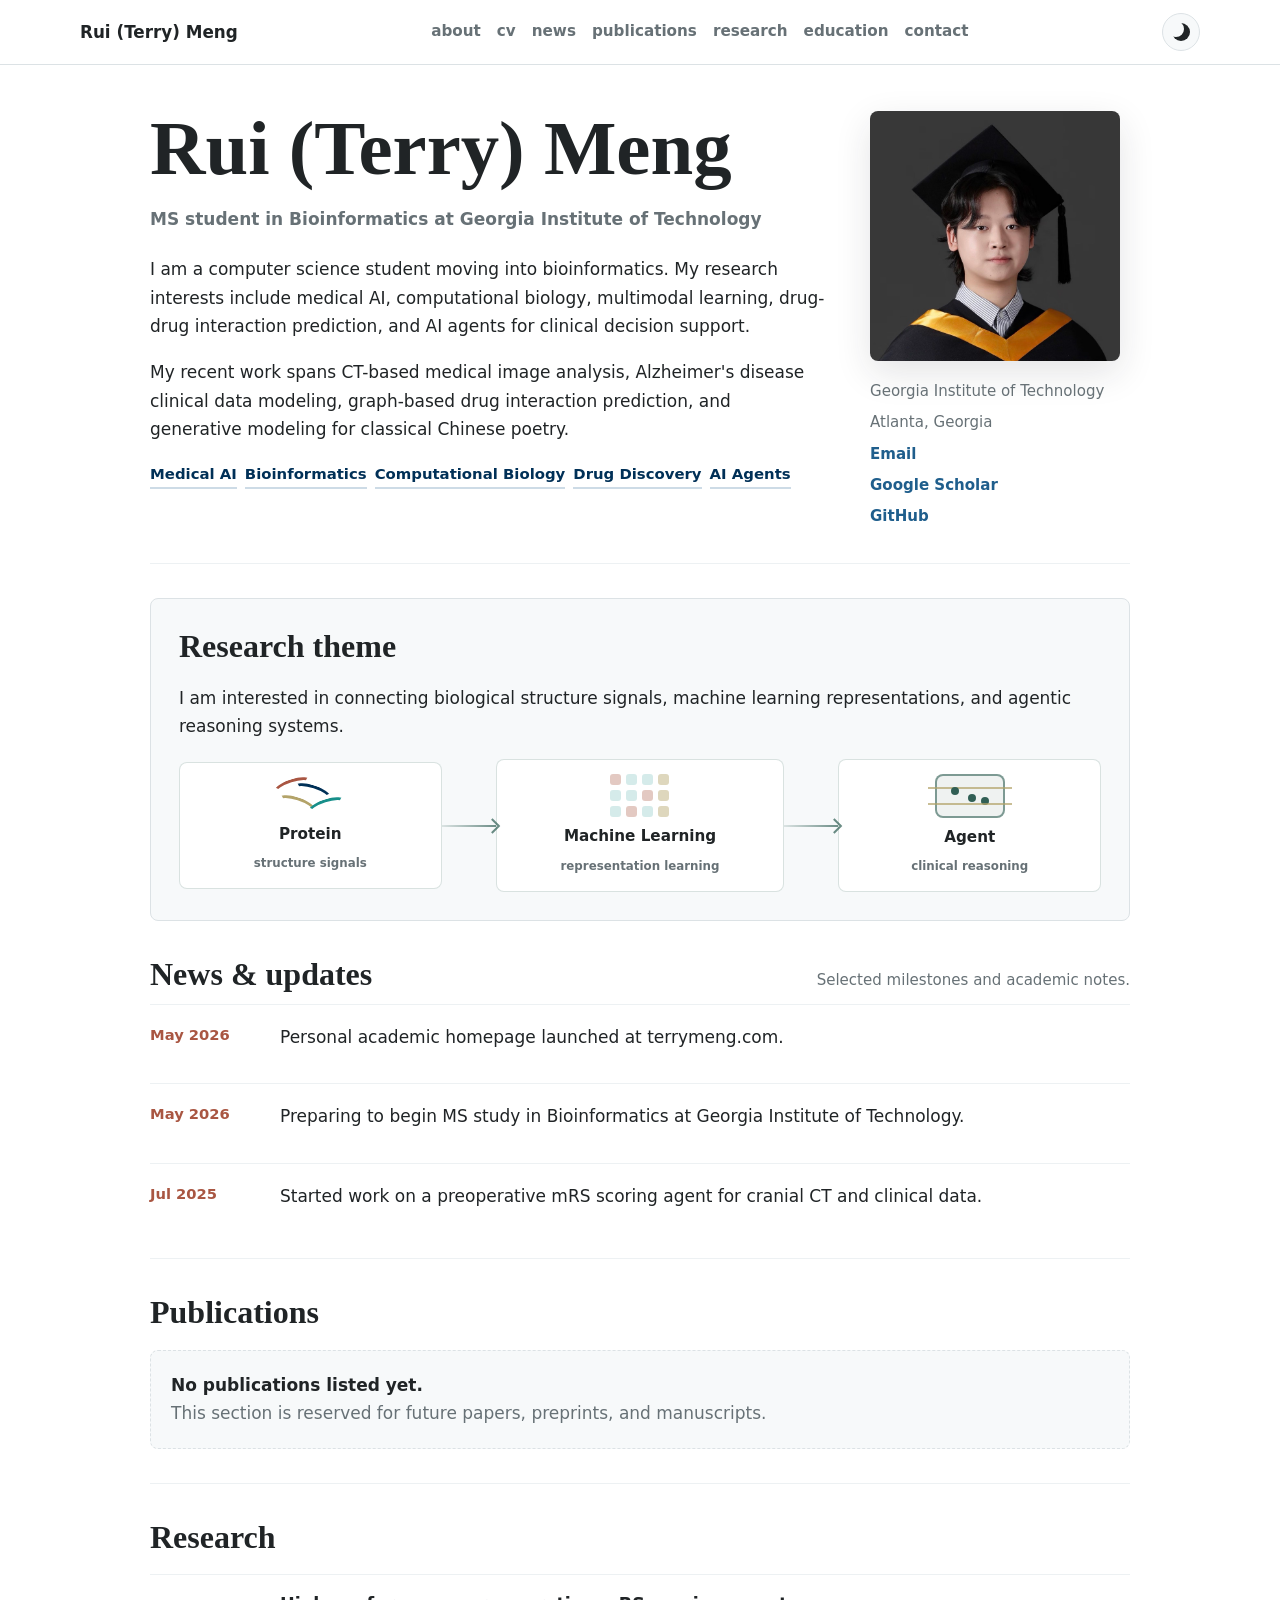
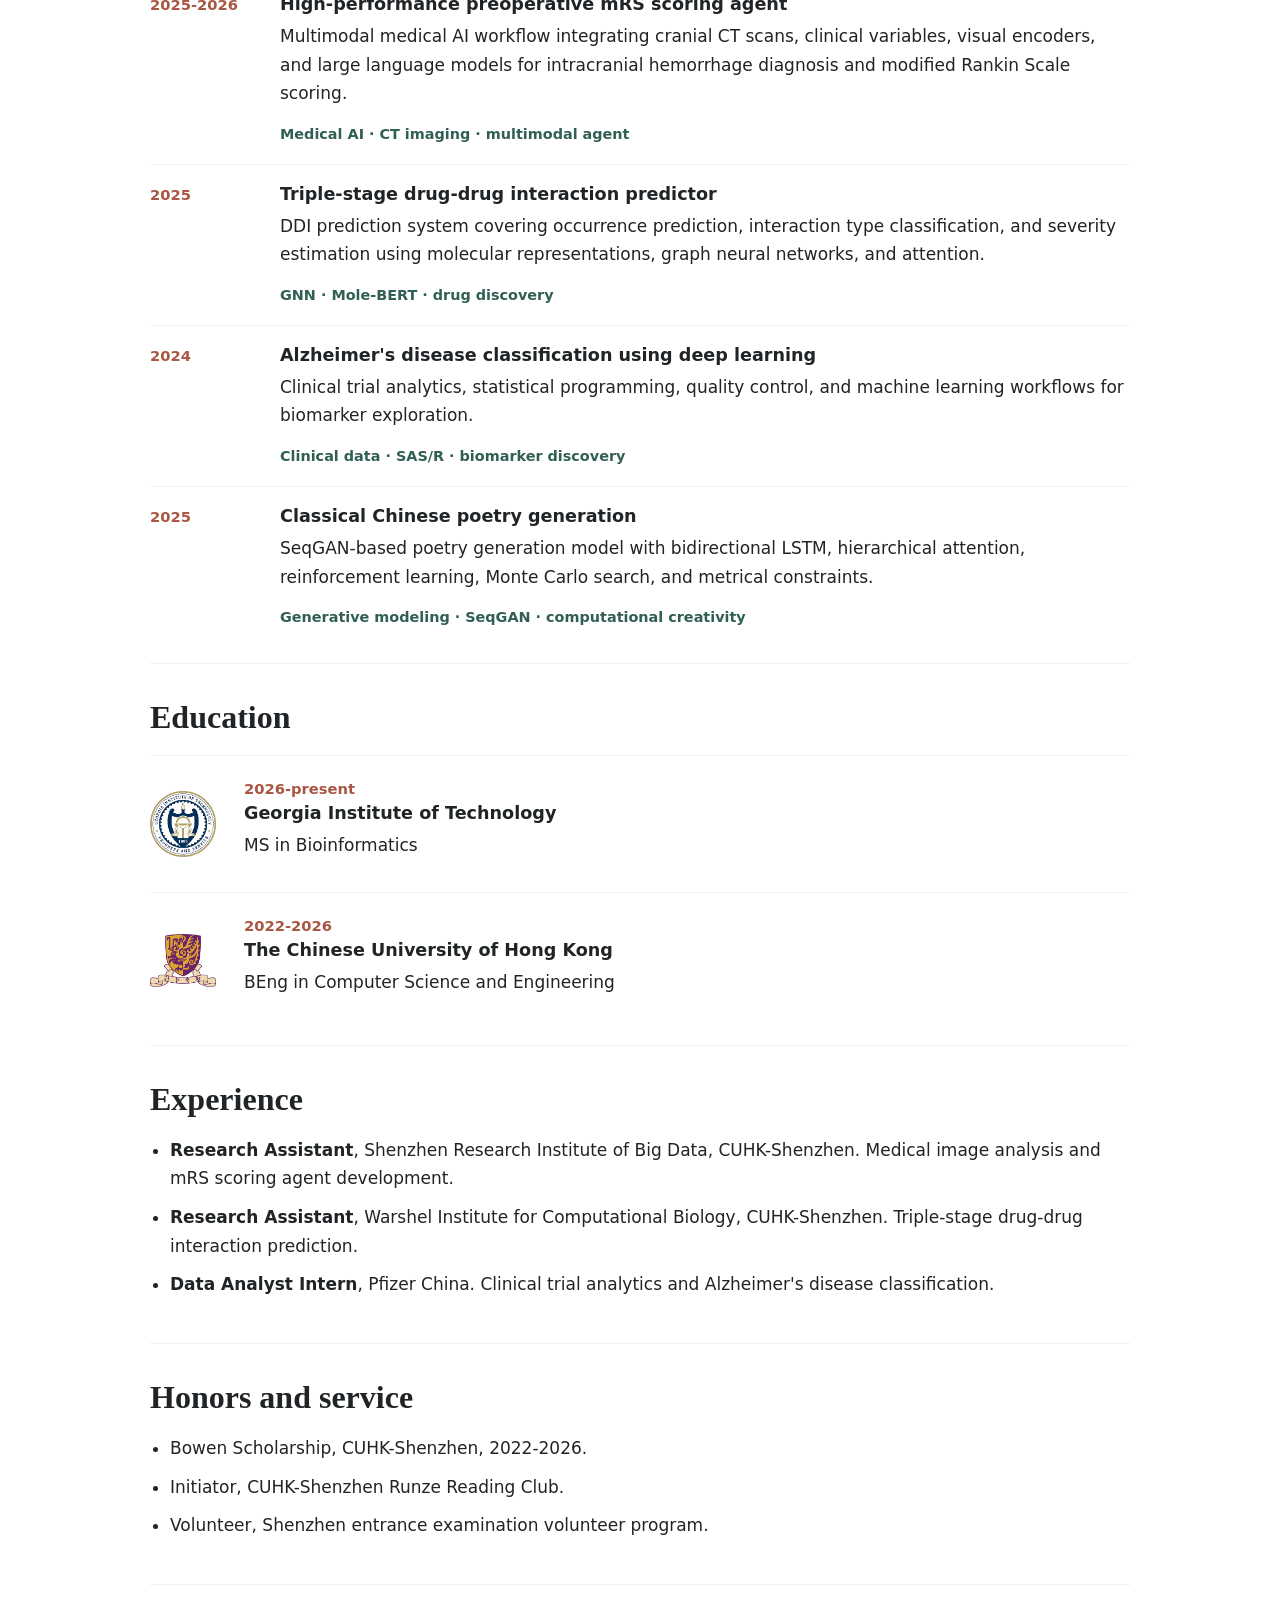
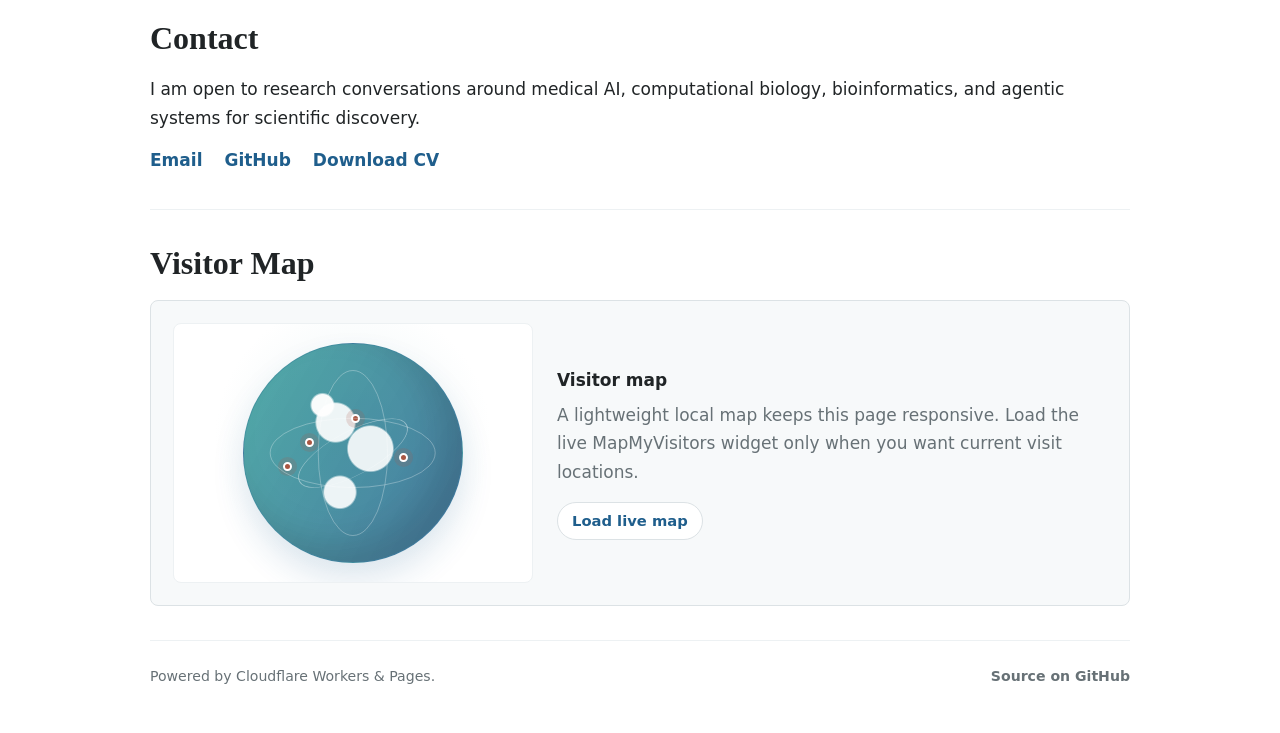
<file: index.html>
<!doctype html>
<html lang="en">
  <head>
    <meta charset="utf-8" />
    <meta name="viewport" content="width=device-width, initial-scale=1" />
    <meta
      name="description"
      content="Rui (Terry) Meng is a computer science and bioinformatics student working on medical AI, computational biology, and AI agents."
    />
    <title>Rui (Terry) Meng</title>
    <link rel="stylesheet" href="styles.css" />
  </head>
  <body>
    <header class="site-nav">
      <div class="nav-inner">
        <a class="nav-name" href="#about">Rui (Terry) Meng</a>
        <nav aria-label="Primary navigation">
          <a href="#about">about</a>
          <a href="assets/rui-meng-cv.pdf" target="_blank" rel="noreferrer">cv</a>
          <a href="#news">news</a>
          <a href="#publications">publications</a>
          <a href="#research">research</a>
          <a href="#education">education</a>
          <a href="#contact">contact</a>
        </nav>
        <button class="theme-toggle" type="button" aria-label="Switch to dark mode" aria-pressed="false">
          <span class="theme-icon" aria-hidden="true"></span>
        </button>
      </div>
    </header>

    <main class="page">
      <section id="about" class="intro">
        <div class="intro-copy">
          <h1>Rui (Terry) Meng</h1>
          <p class="role">
            MS student in Bioinformatics at Georgia Institute of Technology
          </p>
          <p>
            I am a computer science student moving into bioinformatics. My
            research interests include medical AI, computational biology,
            multimodal learning, drug-drug interaction prediction, and AI agents
            for clinical decision support.
          </p>
          <p>
            My recent work spans CT-based medical image analysis, Alzheimer's
            disease clinical data modeling, graph-based drug interaction
            prediction, and generative modeling for classical Chinese poetry.
          </p>
          <div class="tag-list" aria-label="Research interests">
            <span>Medical AI</span>
            <span>Bioinformatics</span>
            <span>Computational Biology</span>
            <span>Drug Discovery</span>
            <span>AI Agents</span>
          </div>
        </div>

        <aside class="intro-card" aria-label="Profile">
          <img
            class="portrait"
            src="assets/rui-meng-portrait.jpg"
            alt="Portrait of Rui Meng"
          />
          <div class="contact-mini">
            <p>Georgia Institute of Technology</p>
            <p>Atlanta, Georgia</p>
            <a href="mailto:rmeng41@gatech.edu">Email</a>
            <a
              class="scholar-link"
              href="https://scholar.google.com/citations?hl=zh-TW&amp;view_op=list_works&amp;gmla=AIqSsVtcHORJJxtle1S6Qe3i-XWsUtNAnCPm99GvoOduJxQQ4515jihdUo9Xwxlu1vpnOQ913yXoX1tkluy8Vg8rRFk&amp;user=augMBgYAAAAJ"
              target="_blank"
              rel="noreferrer"
            >
              Google Scholar
            </a>
            <a href="https://github.com/ruimeng2004" target="_blank" rel="noreferrer">GitHub</a>
          </div>
        </aside>
      </section>

      <section class="section note-box">
        <h2>Research theme</h2>
        <p>
          I am interested in connecting biological structure signals, machine
          learning representations, and agentic reasoning systems.
        </p>
        <div class="science-card" aria-label="Protein to machine learning to agent concept diagram">
          <div class="science-node">
            <div class="protein-ribbon" aria-hidden="true">
              <span></span><span></span><span></span><span></span>
            </div>
            <strong>Protein</strong>
            <small>structure signals</small>
          </div>
          <div class="science-link" aria-hidden="true"></div>
          <div class="science-node">
            <div class="ml-grid" aria-hidden="true">
              <span></span><span></span><span></span><span></span>
              <span></span><span></span><span></span><span></span>
              <span></span><span></span><span></span><span></span>
            </div>
            <strong>Machine Learning</strong>
            <small>representation learning</small>
          </div>
          <div class="science-link" aria-hidden="true"></div>
          <div class="science-node">
            <div class="agent-chip" aria-hidden="true">
              <span></span><span></span><span></span>
            </div>
            <strong>Agent</strong>
            <small>clinical reasoning</small>
          </div>
        </div>
      </section>

      <section id="news" class="section">
        <div class="section-head">
          <h2>News &amp; updates</h2>
          <span>Selected milestones and academic notes.</span>
        </div>
        <div class="news-list">
          <article>
            <time>May 2026</time>
            <p>Personal academic homepage launched at terrymeng.com.</p>
          </article>
          <article>
            <time>May 2026</time>
            <p>Preparing to begin MS study in Bioinformatics at Georgia Institute of Technology.</p>
          </article>
          <article>
            <time>Jul 2025</time>
            <p>Started work on a preoperative mRS scoring agent for cranial CT and clinical data.</p>
          </article>
        </div>
      </section>

      <section id="publications" class="section">
        <h2>Publications</h2>
        <div class="empty-state">
          <strong>No publications listed yet.</strong>
          <p>This section is reserved for future papers, preprints, and manuscripts.</p>
        </div>
      </section>

      <section id="research" class="section">
        <h2>Research</h2>
        <div class="research-list">
          <article>
            <time>2025-2026</time>
            <div>
              <h3>High-performance preoperative mRS scoring agent</h3>
              <p>
                Multimodal medical AI workflow integrating cranial CT scans,
                clinical variables, visual encoders, and large language models
                for intracranial hemorrhage diagnosis and modified Rankin Scale
                scoring.
              </p>
              <span>Medical AI · CT imaging · multimodal agent</span>
            </div>
          </article>
          <article>
            <time>2025</time>
            <div>
              <h3>Triple-stage drug-drug interaction predictor</h3>
              <p>
                DDI prediction system covering occurrence prediction, interaction
                type classification, and severity estimation using molecular
                representations, graph neural networks, and attention.
              </p>
              <span>GNN · Mole-BERT · drug discovery</span>
            </div>
          </article>
          <article>
            <time>2024</time>
            <div>
              <h3>Alzheimer's disease classification using deep learning</h3>
              <p>
                Clinical trial analytics, statistical programming, quality
                control, and machine learning workflows for biomarker exploration.
              </p>
              <span>Clinical data · SAS/R · biomarker discovery</span>
            </div>
          </article>
          <article>
            <time>2025</time>
            <div>
              <h3>Classical Chinese poetry generation</h3>
              <p>
                SeqGAN-based poetry generation model with bidirectional LSTM,
                hierarchical attention, reinforcement learning, Monte Carlo
                search, and metrical constraints.
              </p>
              <span>Generative modeling · SeqGAN · computational creativity</span>
            </div>
          </article>
        </div>
      </section>

      <section id="education" class="section">
        <h2>Education</h2>
        <div class="education-list">
          <article>
            <img src="assets/gatech-logo.png" alt="Georgia Tech seal" />
            <div>
              <time>2026-present</time>
              <h3>Georgia Institute of Technology</h3>
              <p>MS in Bioinformatics</p>
            </div>
          </article>
          <article>
            <img src="assets/cuhk-logo.png" alt="CUHK emblem" />
            <div>
              <time>2022-2026</time>
              <h3>The Chinese University of Hong Kong</h3>
              <p>BEng in Computer Science and Engineering</p>
            </div>
          </article>
        </div>
      </section>

      <section id="experience" class="section">
        <h2>Experience</h2>
        <ul class="text-list">
          <li>
            <strong>Research Assistant</strong>, Shenzhen Research Institute of Big Data,
            CUHK-Shenzhen. Medical image analysis and mRS scoring agent development.
          </li>
          <li>
            <strong>Research Assistant</strong>, Warshel Institute for Computational Biology,
            CUHK-Shenzhen. Triple-stage drug-drug interaction prediction.
          </li>
          <li>
            <strong>Data Analyst Intern</strong>, Pfizer China. Clinical trial analytics and
            Alzheimer's disease classification.
          </li>
        </ul>
      </section>

      <section class="section">
        <h2>Honors and service</h2>
        <ul class="text-list">
          <li>Bowen Scholarship, CUHK-Shenzhen, 2022-2026.</li>
          <li>Initiator, CUHK-Shenzhen Runze Reading Club.</li>
          <li>Volunteer, Shenzhen entrance examination volunteer program.</li>
        </ul>
      </section>

      <section id="contact" class="section">
        <h2>Contact</h2>
        <p>
          I am open to research conversations around medical AI, computational
          biology, bioinformatics, and agentic systems for scientific discovery.
        </p>
        <div class="contact-links">
          <a href="mailto:rmeng41@gatech.edu">Email</a>
          <a href="https://github.com/ruimeng2004" target="_blank" rel="noreferrer">GitHub</a>
          <a href="assets/rui-meng-cv.pdf" target="_blank" rel="noreferrer">Download CV</a>
        </div>
      </section>

      <section class="section visitor-section">
        <h2>Visitor Map</h2>
        <div class="visitor-map" aria-label="Visitor map">
          <div class="visitor-widget">
            <div class="visitor-globe" aria-hidden="true">
              <span class="visitor-orbit"></span>
              <span class="visitor-dot dot-atlanta"></span>
              <span class="visitor-dot dot-hongkong"></span>
              <span class="visitor-dot dot-europe"></span>
              <span class="visitor-dot dot-west"></span>
            </div>
          </div>
          <div>
            <strong>Visitor map</strong>
            <p>
              A lightweight local map keeps this page responsive. Load the live
              MapMyVisitors widget only when you want current visit locations.
            </p>
            <button class="visitor-load" type="button" data-visitor-src="visitor-map.html">
              Load live map
            </button>
          </div>
        </div>
      </section>

      <footer class="site-footer">
        <span>Powered by Cloudflare Workers &amp; Pages.</span>
        <a href="https://github.com/ruimeng2004/terrymeng.com" target="_blank" rel="noreferrer">
          Source on GitHub
        </a>
      </footer>
    </main>
    <script src="theme.js"></script>
  </body>
</html>
</file>
<file: styles.css>
:root {
  color-scheme: light;
  --ink: #202426;
  --muted: #677176;
  --link: #1f5e8c;
  --line: #dce2e5;
  --soft-line: #edf1f3;
  --wash: #f7f9fa;
  --card: #ffffff;
  --brick: #a95642;
  --green: #315f55;
  --gold: #b3a369;
  --teal: #178f8a;
  --blue: #003057;
  --nav-bg: rgba(255, 255, 255, 0.96);
}

:root[data-theme="dark"] {
  color-scheme: dark;
  --ink: #edf2f3;
  --muted: #a9b5ba;
  --link: #8ec7ff;
  --line: #344146;
  --soft-line: #263238;
  --wash: #151d20;
  --card: #0f1518;
  --brick: #e39a86;
  --green: #8bbeb2;
  --gold: #d3c17c;
  --teal: #72d6d0;
  --blue: #9dc8ff;
  --nav-bg: rgba(15, 21, 24, 0.94);
}

* {
  box-sizing: border-box;
}

html {
  scroll-behavior: smooth;
}

body {
  margin: 0;
  color: var(--ink);
  background: var(--card);
  font-family: ui-sans-serif, system-ui, -apple-system, BlinkMacSystemFont, "Segoe UI", sans-serif;
  font-size: 17px;
  line-height: 1.68;
}

a {
  color: var(--link);
  text-decoration: none;
}

a:hover {
  text-decoration: underline;
}

.site-nav {
  position: sticky;
  top: 0;
  z-index: 20;
  border-bottom: 1px solid var(--line);
  background: var(--nav-bg);
  backdrop-filter: blur(12px);
}

.nav-inner {
  display: flex;
  align-items: center;
  justify-content: space-between;
  gap: 28px;
  width: min(1120px, calc(100% - 40px));
  min-height: 64px;
  margin: 0 auto;
}

.nav-name {
  color: var(--ink);
  font-size: 1.05rem;
  font-weight: 800;
}

.site-nav nav {
  display: flex;
  flex-wrap: wrap;
  gap: 16px;
  font-size: 0.95rem;
  font-weight: 750;
}

.theme-toggle {
  display: inline-grid;
  width: 38px;
  height: 38px;
  place-items: center;
  flex: 0 0 auto;
  padding: 0;
  border: 1px solid var(--line);
  border-radius: 50%;
  background: var(--wash);
  color: var(--ink);
  cursor: pointer;
  line-height: 1;
}

.theme-icon {
  display: block;
  position: relative;
  width: 18px;
  height: 18px;
  border-radius: 50%;
  background: transparent;
  box-shadow: inset -5px -3px 0 1px var(--ink);
}

:root[data-theme="dark"] .theme-icon {
  width: 30px;
  height: 30px;
  background: url("assets/sun-white.png") center / contain no-repeat;
  box-shadow: none;
}

.site-nav nav a {
  color: var(--muted);
}

.page {
  width: min(980px, calc(100% - 40px));
  margin: 0 auto;
  padding: 46px 0 44px;
}

.intro {
  display: grid;
  grid-template-columns: minmax(0, 1fr) 260px;
  gap: 44px;
  align-items: start;
  padding-bottom: 34px;
  border-bottom: 1px solid var(--soft-line);
}

.intro h1 {
  margin: 0 0 6px;
  font-family: ui-serif, Georgia, Cambria, "Times New Roman", serif;
  font-size: clamp(2.8rem, 6vw, 4.8rem);
  line-height: 1;
}

.intro h1 span {
  display: inline-block;
  margin-left: 8px;
  font-family: ui-sans-serif, system-ui, sans-serif;
  font-size: clamp(1.5rem, 3.2vw, 2.45rem);
  font-weight: 900;
}

.subtitle {
  margin: 0 0 8px;
  color: var(--brick);
  font-size: 1.12rem;
  font-weight: 800;
}

.role {
  margin-bottom: 22px;
  color: var(--muted);
  font-weight: 700;
}

.intro-copy p {
  max-width: 680px;
}

.tag-list {
  display: flex;
  flex-wrap: wrap;
  gap: 8px;
  margin-top: 18px;
}

.tag-list span {
  border-bottom: 2px solid rgba(31, 94, 140, 0.22);
  color: var(--blue);
  font-size: 0.93rem;
  font-weight: 800;
}

.intro-card {
  display: grid;
  gap: 18px;
  justify-items: start;
}

.portrait {
  display: block;
  width: 250px;
  aspect-ratio: 1;
  object-fit: cover;
  object-position: center 22%;
  border-radius: 8px;
  box-shadow: 0 12px 36px rgba(32, 36, 38, 0.12);
}

:root[data-theme="dark"] .portrait {
  box-shadow: 0 12px 38px rgba(0, 0, 0, 0.35);
}

.contact-mini {
  display: grid;
  gap: 6px;
  color: var(--muted);
  font-size: 0.94rem;
}

.contact-mini p {
  margin: 0;
}

.contact-mini a {
  font-weight: 800;
}

.scholar-link {
  font-weight: 800;
}

.section {
  padding: 34px 0;
  border-bottom: 1px solid var(--soft-line);
}

.section h2 {
  margin: 0 0 18px;
  font-family: ui-serif, Georgia, Cambria, "Times New Roman", serif;
  font-size: 2rem;
  line-height: 1.2;
}

.section h3 {
  margin: 0 0 6px;
  font-size: 1.1rem;
  line-height: 1.3;
}

.section p {
  margin: 0 0 14px;
}

.section-head {
  display: flex;
  align-items: baseline;
  justify-content: space-between;
  gap: 18px;
  margin-bottom: 10px;
}

.section-head h2 {
  margin-bottom: 0;
}

.section-head span {
  color: var(--muted);
  font-size: 0.94rem;
}

.note-box {
  padding: 28px;
  margin-top: 34px;
  border: 1px solid var(--line);
  border-radius: 8px;
  background: var(--wash);
}

.science-card {
  display: grid;
  grid-template-columns: 1fr 54px 1.1fr 54px 1fr;
  align-items: center;
  margin-top: 18px;
}

.science-node {
  display: grid;
  min-height: 112px;
  align-content: center;
  justify-items: center;
  gap: 7px;
  padding: 14px;
  border: 1px solid rgba(49, 95, 85, 0.18);
  border-radius: 8px;
  background: var(--card);
  text-align: center;
}

.science-node strong {
  font-size: 0.95rem;
}

.science-node small {
  color: var(--muted);
  font-size: 0.74rem;
  font-weight: 800;
}

.science-link {
  position: relative;
  height: 2px;
  background: linear-gradient(90deg, rgba(49, 95, 85, 0.14), rgba(49, 95, 85, 0.7));
}

.science-link::after {
  position: absolute;
  top: 50%;
  right: -2px;
  width: 9px;
  height: 9px;
  border-top: 2px solid rgba(49, 95, 85, 0.72);
  border-right: 2px solid rgba(49, 95, 85, 0.72);
  content: "";
  transform: translateY(-50%) rotate(45deg);
}

.protein-ribbon {
  position: relative;
  width: 74px;
  height: 38px;
}

.protein-ribbon span {
  position: absolute;
  width: 40px;
  height: 16px;
  border: 3px solid var(--brick);
  border-color: var(--brick) transparent transparent transparent;
  border-radius: 50%;
}

.protein-ribbon span:nth-child(1) {
  left: 0;
  top: 2px;
  transform: rotate(-18deg);
}

.protein-ribbon span:nth-child(2) {
  left: 19px;
  top: 8px;
  border-color: var(--blue) transparent transparent transparent;
  transform: rotate(18deg);
}

.protein-ribbon span:nth-child(3) {
  left: 3px;
  top: 20px;
  border-color: var(--gold) transparent transparent transparent;
  transform: rotate(18deg);
}

.protein-ribbon span:nth-child(4) {
  left: 34px;
  top: 22px;
  border-color: var(--teal) transparent transparent transparent;
  transform: rotate(-18deg);
}

.ml-grid {
  display: grid;
  grid-template-columns: repeat(4, 11px);
  gap: 5px;
}

.ml-grid span {
  width: 11px;
  height: 11px;
  border-radius: 3px;
  background: rgba(23, 143, 138, 0.18);
}

.ml-grid span:nth-child(3n + 1) {
  background: rgba(169, 86, 66, 0.32);
}

.ml-grid span:nth-child(4n) {
  background: rgba(179, 163, 105, 0.44);
}

.agent-chip {
  position: relative;
  width: 70px;
  height: 44px;
  border: 2px solid rgba(49, 95, 85, 0.6);
  border-radius: 8px;
  background: rgba(49, 95, 85, 0.08);
}

.agent-chip::before,
.agent-chip::after {
  position: absolute;
  left: -9px;
  right: -9px;
  height: 2px;
  background: rgba(179, 163, 105, 0.7);
  content: "";
}

.agent-chip::before {
  top: 11px;
}

.agent-chip::after {
  bottom: 11px;
}

.agent-chip span {
  position: absolute;
  width: 8px;
  height: 8px;
  border-radius: 50%;
  background: var(--green);
}

.agent-chip span:nth-child(1) {
  left: 14px;
  top: 11px;
}

.agent-chip span:nth-child(2) {
  left: 31px;
  top: 18px;
}

.agent-chip span:nth-child(3) {
  right: 14px;
  bottom: 11px;
}

.news-list,
.research-list,
.education-list {
  display: grid;
  gap: 18px;
}

.news-list article,
.research-list article,
.education-list article {
  display: grid;
  grid-template-columns: 112px minmax(0, 1fr);
  gap: 18px;
  padding-top: 18px;
  border-top: 1px solid var(--soft-line);
}

.news-list time,
.research-list time,
.education-list time {
  color: var(--brick);
  font-size: 0.92rem;
  font-weight: 900;
}

.research-list article span {
  display: block;
  color: var(--green);
  font-size: 0.9rem;
  font-weight: 800;
}

.education-list img {
  width: 66px;
  height: 66px;
  object-fit: contain;
}

.education-list article {
  grid-template-columns: 76px minmax(0, 1fr);
  align-items: center;
}

.empty-state {
  padding: 20px;
  border: 1px dashed var(--line);
  border-radius: 8px;
  background: var(--wash);
}

.empty-state p {
  margin-bottom: 0;
  color: var(--muted);
}

.text-list {
  margin: 0;
  padding-left: 20px;
}

.text-list li {
  margin-bottom: 10px;
}

.contact-links {
  display: flex;
  flex-wrap: wrap;
  gap: 12px 22px;
  font-weight: 800;
}

.visitor-map {
  display: grid;
  grid-template-columns: minmax(260px, 360px) minmax(220px, 1fr);
  gap: 24px;
  align-items: center;
  padding: 22px;
  border: 1px solid var(--line);
  border-radius: 8px;
  background: var(--wash);
}

.visitor-widget {
  position: relative;
  display: grid;
  min-height: 260px;
  place-items: center;
  overflow: hidden;
  border: 1px solid var(--soft-line);
  border-radius: 8px;
  background:
    radial-gradient(circle at 50% 44%, rgba(234, 243, 245, 0.9), rgba(255, 255, 255, 0.72) 60%),
    var(--card);
}

.visitor-globe {
  position: relative;
  width: min(220px, 72%);
  aspect-ratio: 1;
  border: 1px solid rgba(31, 94, 140, 0.24);
  border-radius: 50%;
  background:
    radial-gradient(circle at 36% 28%, rgba(255, 255, 255, 0.96) 0 5%, transparent 6%),
    radial-gradient(circle at 42% 36%, rgba(255, 255, 255, 0.9) 0 10%, transparent 11%),
    radial-gradient(circle at 58% 48%, rgba(255, 255, 255, 0.88) 0 13%, transparent 14%),
    radial-gradient(circle at 44% 68%, rgba(255, 255, 255, 0.9) 0 8%, transparent 9%),
    linear-gradient(120deg, rgba(23, 143, 138, 0.74), rgba(31, 94, 140, 0.82));
  box-shadow: inset -22px -18px 34px rgba(0, 0, 0, 0.14), 0 18px 32px rgba(31, 94, 140, 0.14);
}

.visitor-globe::before,
.visitor-globe::after,
.visitor-orbit {
  position: absolute;
  inset: 12%;
  border: 1px solid rgba(255, 255, 255, 0.42);
  border-radius: 50%;
  content: "";
}

.visitor-globe::before {
  transform: scaleX(0.42);
}

.visitor-globe::after {
  transform: rotate(90deg) scaleX(0.42);
}

.visitor-orbit {
  inset: 22%;
  transform: rotate(-28deg) scaleY(0.36);
}

.visitor-dot {
  position: absolute;
  width: 9px;
  height: 9px;
  border: 2px solid var(--card);
  border-radius: 50%;
  background: var(--brick);
  box-shadow: 0 0 0 5px rgba(169, 86, 66, 0.18);
}

.dot-atlanta {
  left: 28%;
  top: 43%;
}

.dot-hongkong {
  right: 25%;
  top: 50%;
}

.dot-europe {
  left: 49%;
  top: 32%;
}

.dot-west {
  left: 18%;
  top: 54%;
}

.visitor-frame {
  width: 100%;
  min-height: 260px;
  border: 0;
}

.visitor-map strong {
  display: block;
  margin-bottom: 6px;
}

.visitor-map p {
  margin-bottom: 16px;
  color: var(--muted);
}

.visitor-load {
  display: inline-flex;
  align-items: center;
  justify-content: center;
  min-height: 38px;
  padding: 0 14px;
  border: 1px solid var(--line);
  border-radius: 999px;
  background: var(--card);
  color: var(--link);
  font: inherit;
  font-size: 0.92rem;
  font-weight: 800;
  cursor: pointer;
}

.visitor-load:hover {
  border-color: var(--link);
}

.site-footer {
  display: flex;
  flex-wrap: wrap;
  gap: 8px 16px;
  justify-content: space-between;
  padding: 24px 0 0;
  color: var(--muted);
  font-size: 0.88rem;
}

.site-footer a {
  color: var(--muted);
  font-weight: 800;
}

@media (max-width: 820px) {
  .site-nav {
    position: static;
  }

  .nav-inner {
    align-items: flex-start;
    flex-direction: column;
    padding: 14px 0;
  }

  .intro,
  .visitor-map {
    grid-template-columns: 1fr;
  }

  .intro-card {
    justify-items: start;
  }

  .portrait {
    width: min(250px, 100%);
  }

  .science-card {
    grid-template-columns: 1fr;
    gap: 12px;
  }

  .science-link {
    width: 2px;
    height: 22px;
    justify-self: center;
    background: linear-gradient(180deg, rgba(49, 95, 85, 0.14), rgba(49, 95, 85, 0.7));
  }

  .science-link::after {
    top: auto;
    right: auto;
    bottom: -2px;
    left: 50%;
    transform: translateX(-50%) rotate(135deg);
  }
}

@media (max-width: 560px) {
  body {
    font-size: 16px;
  }

  .page {
    width: min(100% - 28px, 980px);
  }

  .intro h1 span {
    display: block;
    margin: 6px 0 0;
  }

  .news-list article,
  .research-list article,
  .education-list article {
    grid-template-columns: 1fr;
  }

  .note-box {
    padding: 20px;
  }
}
</file>
